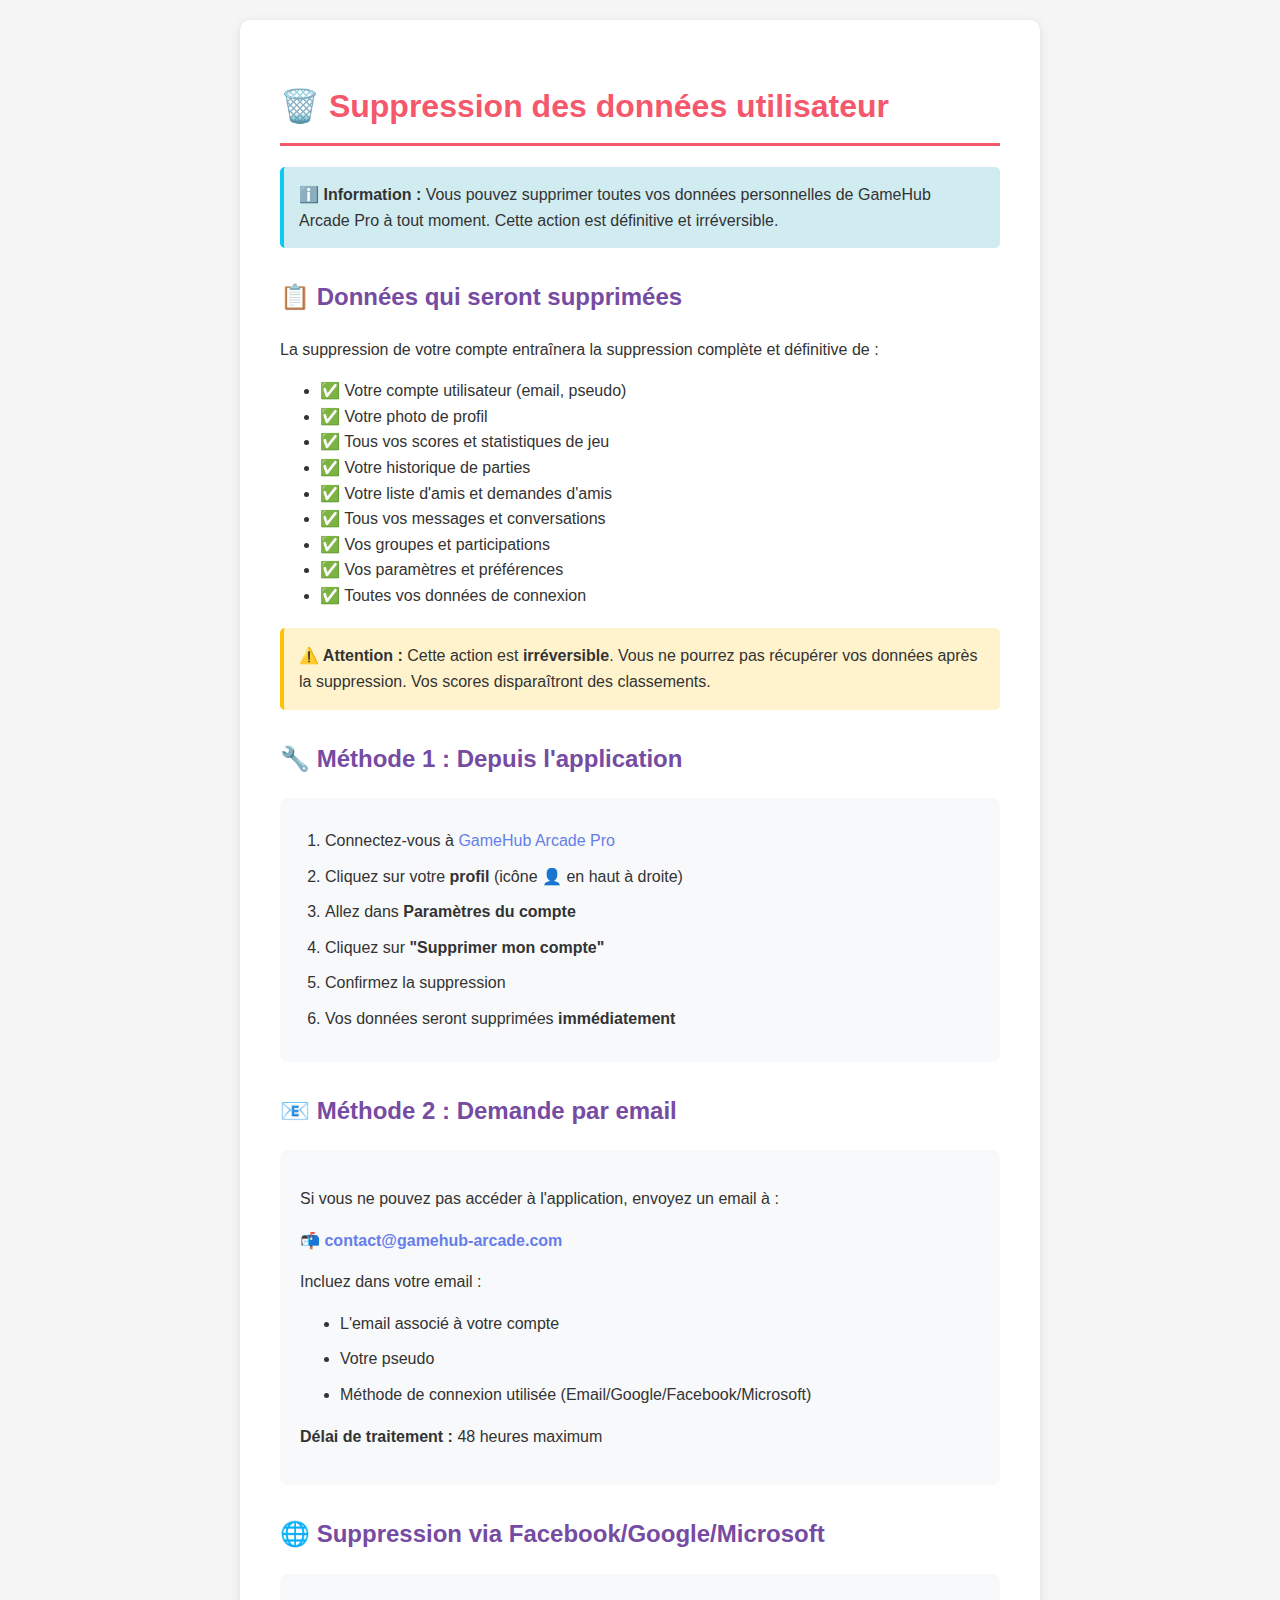
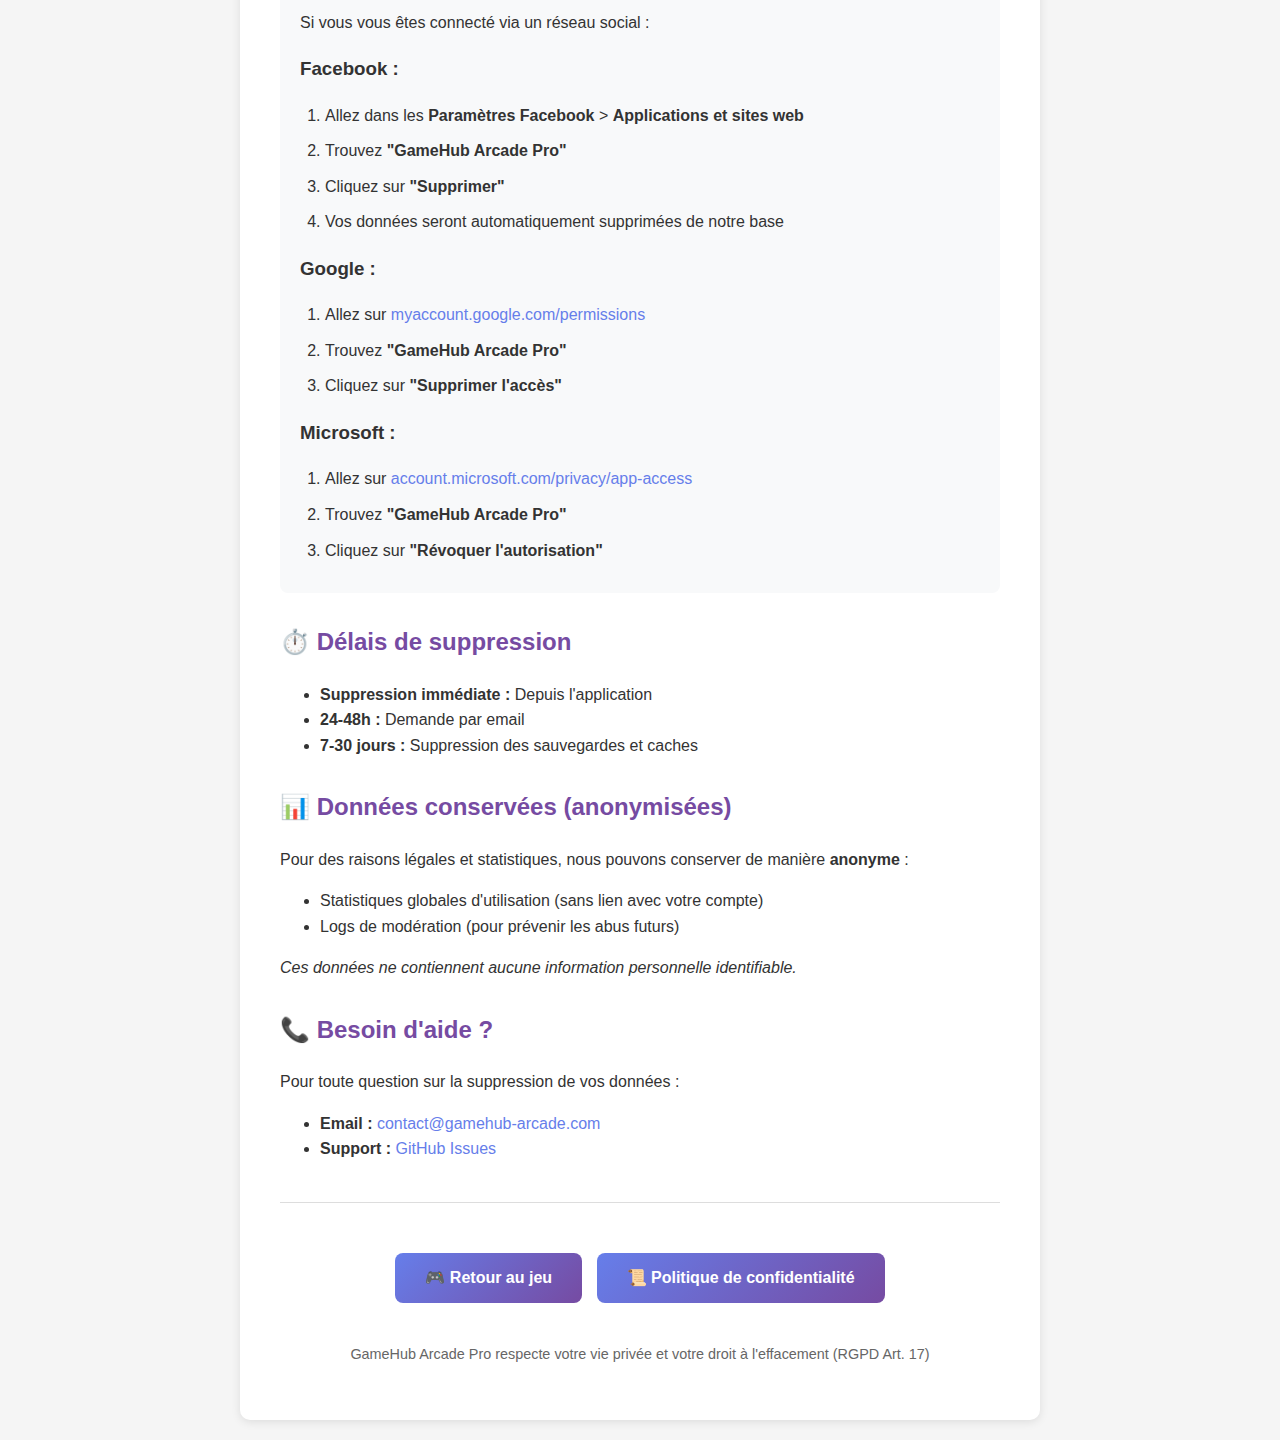
<file: data-deletion.html>
<!DOCTYPE html>
<html lang="fr">
<head>
    <meta charset="UTF-8">
    <meta name="viewport" content="width=device-width, initial-scale=1.0">
    <title>Suppression des données - GameHub Arcade Pro</title>
    <style>
        body {
            font-family: 'Segoe UI', Tahoma, Geneva, Verdana, sans-serif;
            max-width: 800px;
            margin: 0 auto;
            padding: 20px;
            line-height: 1.6;
            color: #333;
            background: #f5f5f5;
        }
        .container {
            background: white;
            padding: 40px;
            border-radius: 10px;
            box-shadow: 0 2px 10px rgba(0,0,0,0.1);
        }
        h1 {
            color: #f5576c;
            border-bottom: 3px solid #f5576c;
            padding-bottom: 10px;
        }
        h2 {
            color: #764ba2;
            margin-top: 30px;
        }
        .warning {
            background: #fff3cd;
            border-left: 4px solid #ffc107;
            padding: 15px;
            margin: 20px 0;
            border-radius: 5px;
        }
        .info {
            background: #d1ecf1;
            border-left: 4px solid #0dcaf0;
            padding: 15px;
            margin: 20px 0;
            border-radius: 5px;
        }
        .steps {
            background: #f8f9fa;
            padding: 20px;
            border-radius: 8px;
            margin: 20px 0;
        }
        .steps ol {
            margin: 10px 0;
            padding-left: 25px;
        }
        .steps li {
            margin: 10px 0;
        }
        a {
            color: #667eea;
            text-decoration: none;
        }
        a:hover {
            text-decoration: underline;
        }
        .btn {
            display: inline-block;
            padding: 12px 30px;
            background: linear-gradient(135deg, #667eea 0%, #764ba2 100%);
            color: white;
            border-radius: 8px;
            text-decoration: none;
            font-weight: 600;
            margin: 10px 5px;
            transition: transform 0.2s;
        }
        .btn:hover {
            transform: translateY(-2px);
            box-shadow: 0 5px 15px rgba(102, 126, 234, 0.3);
        }
        .btn-danger {
            background: linear-gradient(135deg, #f5576c 0%, #dc3545 100%);
        }
    </style>
</head>
<body>
    <div class="container">
        <h1>🗑️ Suppression des données utilisateur</h1>

        <div class="info">
            <strong>ℹ️ Information :</strong> Vous pouvez supprimer toutes vos données personnelles 
            de GameHub Arcade Pro à tout moment. Cette action est définitive et irréversible.
        </div>

        <h2>📋 Données qui seront supprimées</h2>
        <p>La suppression de votre compte entraînera la suppression complète et définitive de :</p>
        <ul>
            <li>✅ Votre compte utilisateur (email, pseudo)</li>
            <li>✅ Votre photo de profil</li>
            <li>✅ Tous vos scores et statistiques de jeu</li>
            <li>✅ Votre historique de parties</li>
            <li>✅ Votre liste d'amis et demandes d'amis</li>
            <li>✅ Tous vos messages et conversations</li>
            <li>✅ Vos groupes et participations</li>
            <li>✅ Vos paramètres et préférences</li>
            <li>✅ Toutes vos données de connexion</li>
        </ul>

        <div class="warning">
            <strong>⚠️ Attention :</strong> Cette action est <strong>irréversible</strong>. 
            Vous ne pourrez pas récupérer vos données après la suppression. 
            Vos scores disparaîtront des classements.
        </div>

        <h2>🔧 Méthode 1 : Depuis l'application</h2>
        <div class="steps">
            <ol>
                <li>Connectez-vous à <a href="https://bryandrouet.github.io/GameHub-Arcade/" target="_blank">GameHub Arcade Pro</a></li>
                <li>Cliquez sur votre <strong>profil</strong> (icône 👤 en haut à droite)</li>
                <li>Allez dans <strong>Paramètres du compte</strong></li>
                <li>Cliquez sur <strong>"Supprimer mon compte"</strong></li>
                <li>Confirmez la suppression</li>
                <li>Vos données seront supprimées <strong>immédiatement</strong></li>
            </ol>
        </div>

        <h2>📧 Méthode 2 : Demande par email</h2>
        <div class="steps">
            <p>Si vous ne pouvez pas accéder à l'application, envoyez un email à :</p>
            <p><strong>📬 <a href="mailto:contact@gamehub-arcade.com?subject=Demande de suppression de compte&body=Bonjour,%0D%0A%0D%0AJe souhaite supprimer mon compte GameHub Arcade Pro.%0D%0A%0D%0AEmail associé au compte : [VOTRE EMAIL]%0D%0APseudo : [VOTRE PSEUDO]%0D%0A%0D%0AMerci">contact@gamehub-arcade.com</a></strong></p>
            
            <p>Incluez dans votre email :</p>
            <ul>
                <li>L'email associé à votre compte</li>
                <li>Votre pseudo</li>
                <li>Méthode de connexion utilisée (Email/Google/Facebook/Microsoft)</li>
            </ul>
            <p><strong>Délai de traitement :</strong> 48 heures maximum</p>
        </div>

        <h2>🌐 Suppression via Facebook/Google/Microsoft</h2>
        <div class="steps">
            <p>Si vous vous êtes connecté via un réseau social :</p>
            
            <h3>Facebook :</h3>
            <ol>
                <li>Allez dans les <strong>Paramètres Facebook</strong> > <strong>Applications et sites web</strong></li>
                <li>Trouvez <strong>"GameHub Arcade Pro"</strong></li>
                <li>Cliquez sur <strong>"Supprimer"</strong></li>
                <li>Vos données seront automatiquement supprimées de notre base</li>
            </ol>

            <h3>Google :</h3>
            <ol>
                <li>Allez sur <a href="https://myaccount.google.com/permissions" target="_blank">myaccount.google.com/permissions</a></li>
                <li>Trouvez <strong>"GameHub Arcade Pro"</strong></li>
                <li>Cliquez sur <strong>"Supprimer l'accès"</strong></li>
            </ol>

            <h3>Microsoft :</h3>
            <ol>
                <li>Allez sur <a href="https://account.microsoft.com/privacy/app-access" target="_blank">account.microsoft.com/privacy/app-access</a></li>
                <li>Trouvez <strong>"GameHub Arcade Pro"</strong></li>
                <li>Cliquez sur <strong>"Révoquer l'autorisation"</strong></li>
            </ol>
        </div>

        <h2>⏱️ Délais de suppression</h2>
        <ul>
            <li><strong>Suppression immédiate :</strong> Depuis l'application</li>
            <li><strong>24-48h :</strong> Demande par email</li>
            <li><strong>7-30 jours :</strong> Suppression des sauvegardes et caches</li>
        </ul>

        <h2>📊 Données conservées (anonymisées)</h2>
        <p>Pour des raisons légales et statistiques, nous pouvons conserver de manière <strong>anonyme</strong> :</p>
        <ul>
            <li>Statistiques globales d'utilisation (sans lien avec votre compte)</li>
            <li>Logs de modération (pour prévenir les abus futurs)</li>
        </ul>
        <p><em>Ces données ne contiennent aucune information personnelle identifiable.</em></p>

        <h2>📞 Besoin d'aide ?</h2>
        <p>Pour toute question sur la suppression de vos données :</p>
        <ul>
            <li><strong>Email :</strong> <a href="mailto:contact@gamehub-arcade.com">contact@gamehub-arcade.com</a></li>
            <li><strong>Support :</strong> <a href="https://github.com/BryanDrouet/GameHub-Arcade/issues" target="_blank">GitHub Issues</a></li>
        </ul>

        <hr style="margin: 40px 0; border: none; border-top: 1px solid #ddd;">

        <div style="text-align: center; margin: 30px 0;">
            <a href="https://bryandrouet.github.io/GameHub-Arcade/" class="btn">🎮 Retour au jeu</a>
            <a href="privacy-policy.html" class="btn">📜 Politique de confidentialité</a>
        </div>

        <p style="text-align: center; color: #666; font-size: 0.9em;">
            GameHub Arcade Pro respecte votre vie privée et votre droit à l'effacement (RGPD Art. 17)
        </p>
    </div>
</body>
</html>
</file>
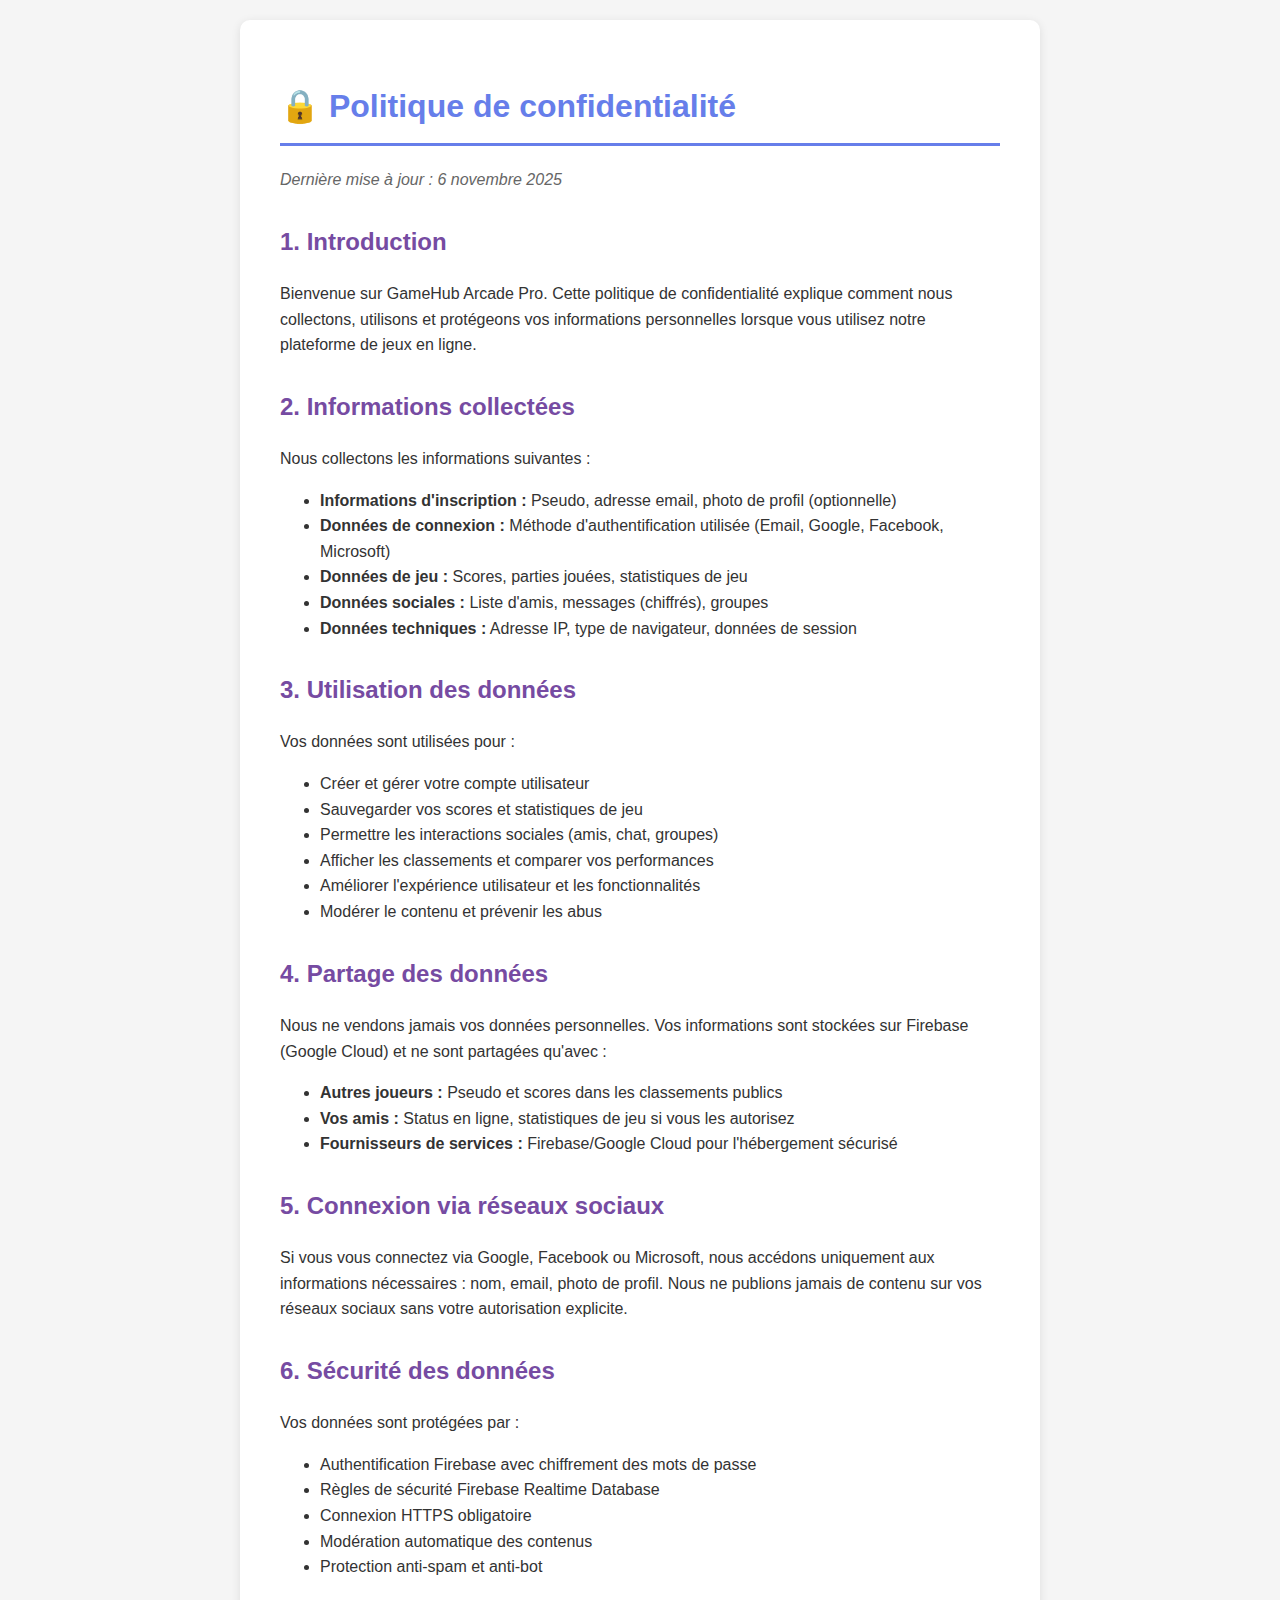
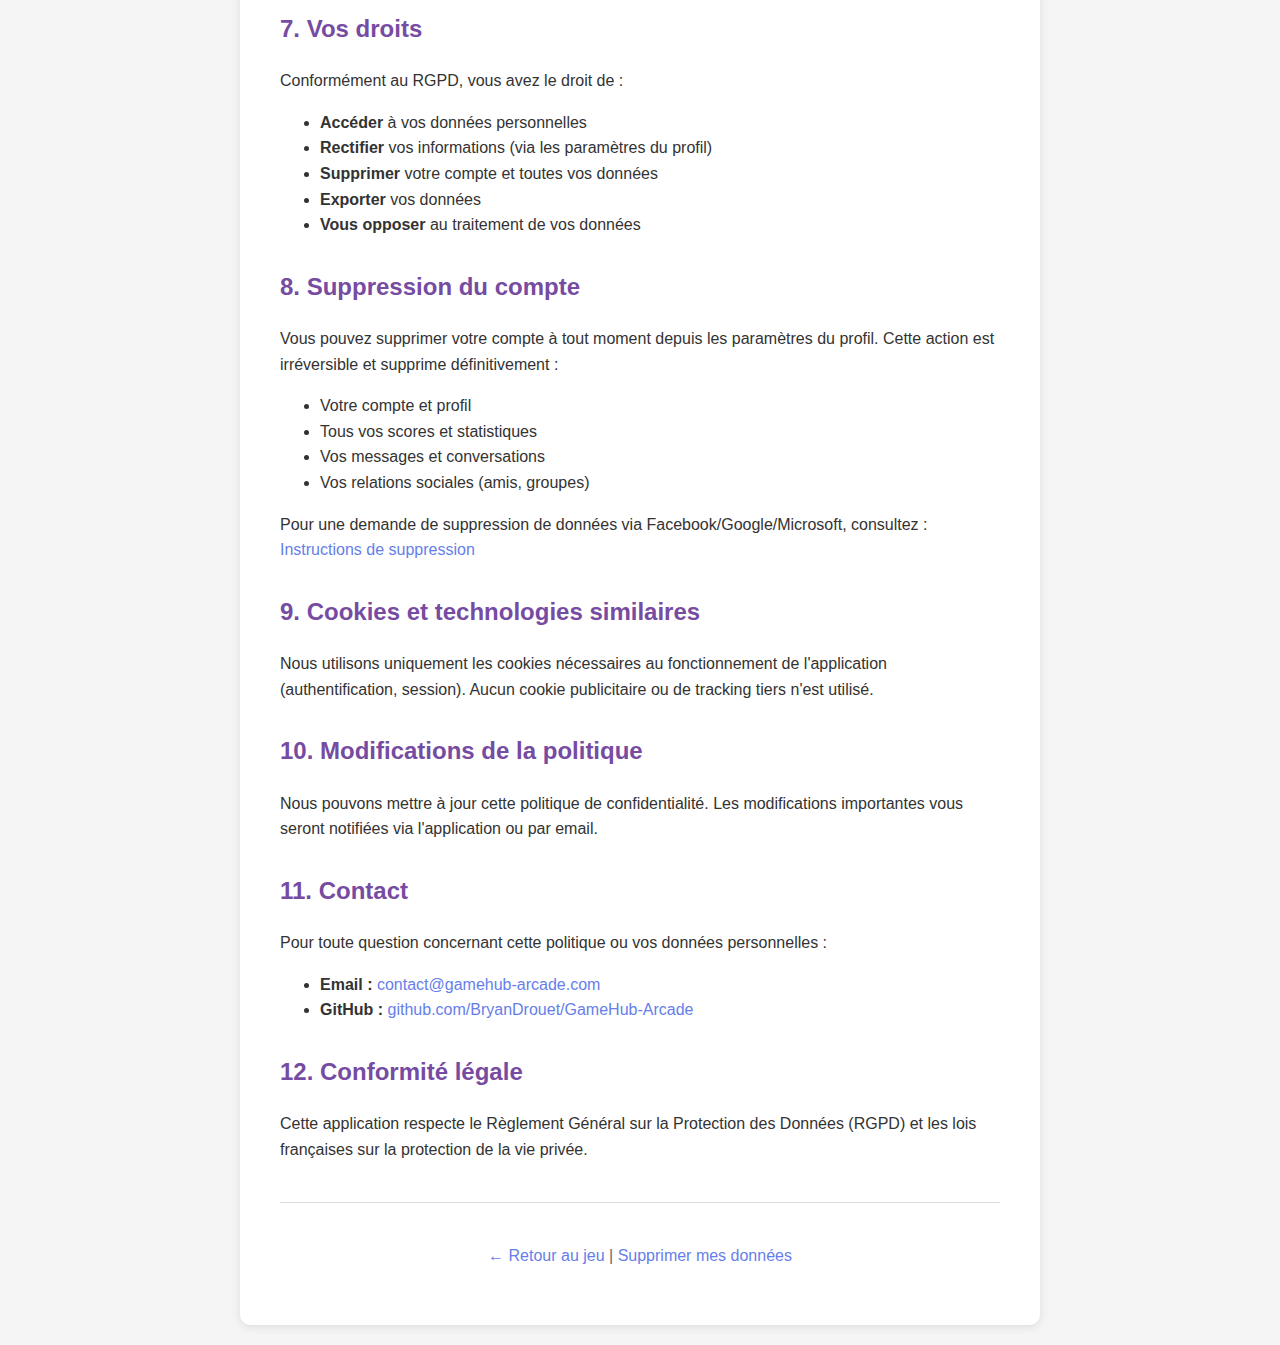
<file: privacy-policy.html>
<!DOCTYPE html>
<html lang="fr">
<head>
    <meta charset="UTF-8">
    <meta name="viewport" content="width=device-width, initial-scale=1.0">
    <title>Politique de confidentialité - GameHub Arcade Pro</title>
    <style>
        body {
            font-family: 'Segoe UI', Tahoma, Geneva, Verdana, sans-serif;
            max-width: 800px;
            margin: 0 auto;
            padding: 20px;
            line-height: 1.6;
            color: #333;
            background: #f5f5f5;
        }
        .container {
            background: white;
            padding: 40px;
            border-radius: 10px;
            box-shadow: 0 2px 10px rgba(0,0,0,0.1);
        }
        h1 {
            color: #667eea;
            border-bottom: 3px solid #667eea;
            padding-bottom: 10px;
        }
        h2 {
            color: #764ba2;
            margin-top: 30px;
        }
        .date {
            color: #666;
            font-style: italic;
            margin-bottom: 30px;
        }
        a {
            color: #667eea;
            text-decoration: none;
        }
        a:hover {
            text-decoration: underline;
        }
    </style>
</head>
<body>
    <div class="container">
        <h1>🔒 Politique de confidentialité</h1>
        <p class="date">Dernière mise à jour : 6 novembre 2025</p>

        <h2>1. Introduction</h2>
        <p>
            Bienvenue sur GameHub Arcade Pro. Cette politique de confidentialité explique comment nous collectons, 
            utilisons et protégeons vos informations personnelles lorsque vous utilisez notre plateforme de jeux en ligne.
        </p>

        <h2>2. Informations collectées</h2>
        <p>Nous collectons les informations suivantes :</p>
        <ul>
            <li><strong>Informations d'inscription :</strong> Pseudo, adresse email, photo de profil (optionnelle)</li>
            <li><strong>Données de connexion :</strong> Méthode d'authentification utilisée (Email, Google, Facebook, Microsoft)</li>
            <li><strong>Données de jeu :</strong> Scores, parties jouées, statistiques de jeu</li>
            <li><strong>Données sociales :</strong> Liste d'amis, messages (chiffrés), groupes</li>
            <li><strong>Données techniques :</strong> Adresse IP, type de navigateur, données de session</li>
        </ul>

        <h2>3. Utilisation des données</h2>
        <p>Vos données sont utilisées pour :</p>
        <ul>
            <li>Créer et gérer votre compte utilisateur</li>
            <li>Sauvegarder vos scores et statistiques de jeu</li>
            <li>Permettre les interactions sociales (amis, chat, groupes)</li>
            <li>Afficher les classements et comparer vos performances</li>
            <li>Améliorer l'expérience utilisateur et les fonctionnalités</li>
            <li>Modérer le contenu et prévenir les abus</li>
        </ul>

        <h2>4. Partage des données</h2>
        <p>
            Nous ne vendons jamais vos données personnelles. Vos informations sont stockées sur Firebase (Google Cloud) 
            et ne sont partagées qu'avec :
        </p>
        <ul>
            <li><strong>Autres joueurs :</strong> Pseudo et scores dans les classements publics</li>
            <li><strong>Vos amis :</strong> Status en ligne, statistiques de jeu si vous les autorisez</li>
            <li><strong>Fournisseurs de services :</strong> Firebase/Google Cloud pour l'hébergement sécurisé</li>
        </ul>

        <h2>5. Connexion via réseaux sociaux</h2>
        <p>
            Si vous vous connectez via Google, Facebook ou Microsoft, nous accédons uniquement aux informations 
            nécessaires : nom, email, photo de profil. Nous ne publions jamais de contenu sur vos réseaux sociaux 
            sans votre autorisation explicite.
        </p>

        <h2>6. Sécurité des données</h2>
        <p>
            Vos données sont protégées par :
        </p>
        <ul>
            <li>Authentification Firebase avec chiffrement des mots de passe</li>
            <li>Règles de sécurité Firebase Realtime Database</li>
            <li>Connexion HTTPS obligatoire</li>
            <li>Modération automatique des contenus</li>
            <li>Protection anti-spam et anti-bot</li>
        </ul>

        <h2>7. Vos droits</h2>
        <p>Conformément au RGPD, vous avez le droit de :</p>
        <ul>
            <li><strong>Accéder</strong> à vos données personnelles</li>
            <li><strong>Rectifier</strong> vos informations (via les paramètres du profil)</li>
            <li><strong>Supprimer</strong> votre compte et toutes vos données</li>
            <li><strong>Exporter</strong> vos données</li>
            <li><strong>Vous opposer</strong> au traitement de vos données</li>
        </ul>

        <h2>8. Suppression du compte</h2>
        <p>
            Vous pouvez supprimer votre compte à tout moment depuis les paramètres du profil. 
            Cette action est irréversible et supprime définitivement :
        </p>
        <ul>
            <li>Votre compte et profil</li>
            <li>Tous vos scores et statistiques</li>
            <li>Vos messages et conversations</li>
            <li>Vos relations sociales (amis, groupes)</li>
        </ul>
        <p>
            Pour une demande de suppression de données via Facebook/Google/Microsoft, 
            consultez : <a href="data-deletion.html">Instructions de suppression</a>
        </p>

        <h2>9. Cookies et technologies similaires</h2>
        <p>
            Nous utilisons uniquement les cookies nécessaires au fonctionnement de l'application 
            (authentification, session). Aucun cookie publicitaire ou de tracking tiers n'est utilisé.
        </p>

        <h2>10. Modifications de la politique</h2>
        <p>
            Nous pouvons mettre à jour cette politique de confidentialité. Les modifications importantes 
            vous seront notifiées via l'application ou par email.
        </p>

        <h2>11. Contact</h2>
        <p>
            Pour toute question concernant cette politique ou vos données personnelles :
        </p>
        <ul>
            <li><strong>Email :</strong> <a href="mailto:contact@gamehub-arcade.com">contact@gamehub-arcade.com</a></li>
            <li><strong>GitHub :</strong> <a href="https://github.com/BryanDrouet/GameHub-Arcade" target="_blank">github.com/BryanDrouet/GameHub-Arcade</a></li>
        </ul>

        <h2>12. Conformité légale</h2>
        <p>
            Cette application respecte le Règlement Général sur la Protection des Données (RGPD) 
            et les lois françaises sur la protection de la vie privée.
        </p>

        <hr style="margin: 40px 0; border: none; border-top: 1px solid #ddd;">
        
        <p style="text-align: center; color: #666;">
            <a href="index.html">← Retour au jeu</a> | 
            <a href="data-deletion.html">Supprimer mes données</a>
        </p>
    </div>
</body>
</html>
</file>
